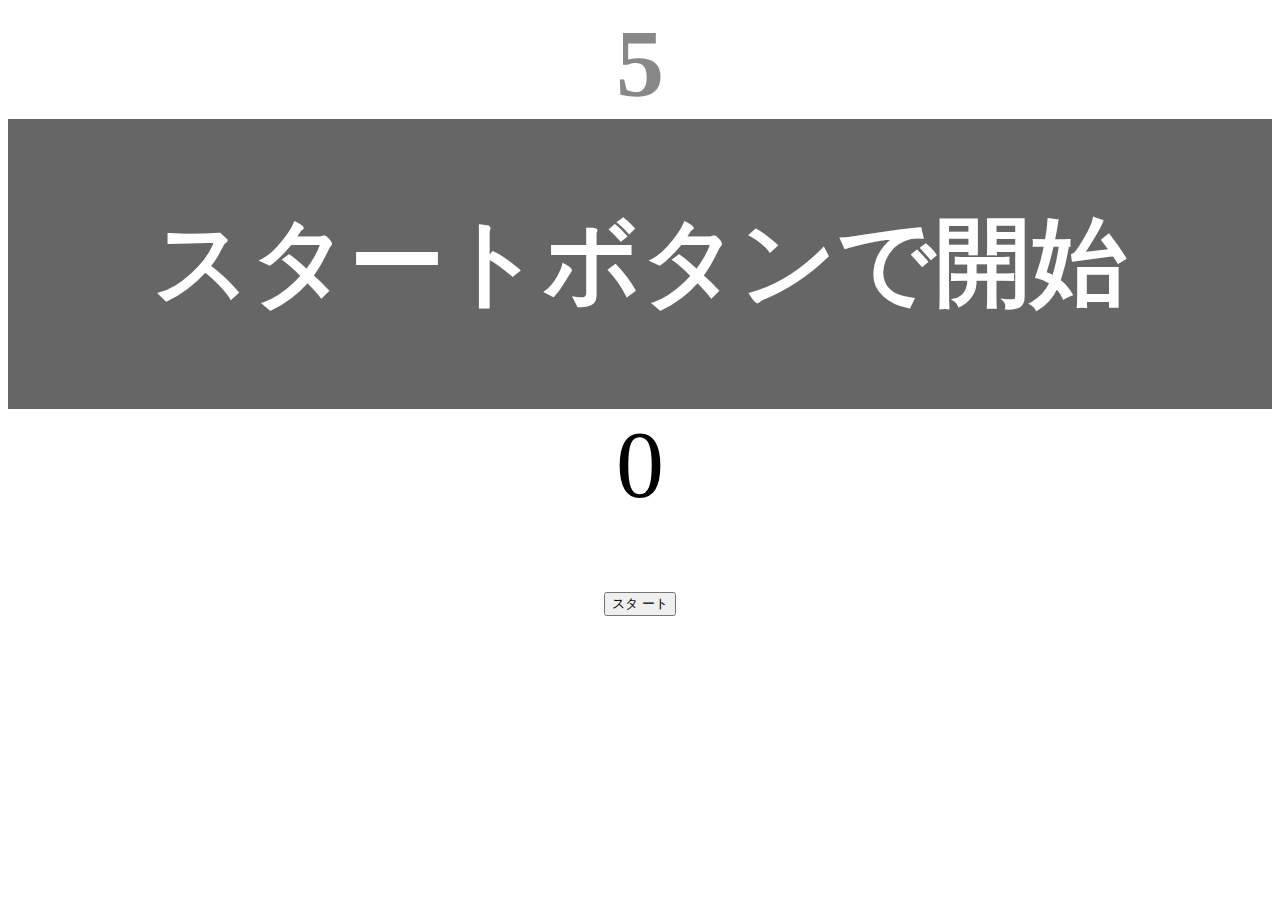
<file: kadai_002/index.html>
<!DOCTYPE html>
<html lang="ja">
<head>
  <meta charset="UTF-8">
  <meta name="description" content="[javascript応用編] 簡易的なタイピングゲームです">
  <meta name="viewport" content="width=device-width, initial-scale=1.0">
  <link rel="stylesheet" href="style.css">
  <title>Document</title>
</head>
<body>
  <p id="count" class="count">5</p>
  <div id="wrap" class="wrap">
        <span id="typed" class="typed"></span><span id="untyped"></span>
      
  </div>
  <p id="counter">0</p>
  <button id="start">スタ ート</button>
  <p id="Alltype"></p>
  <script type="text/javascript" src="main.js"></script> 
</body>
</html>
</file>
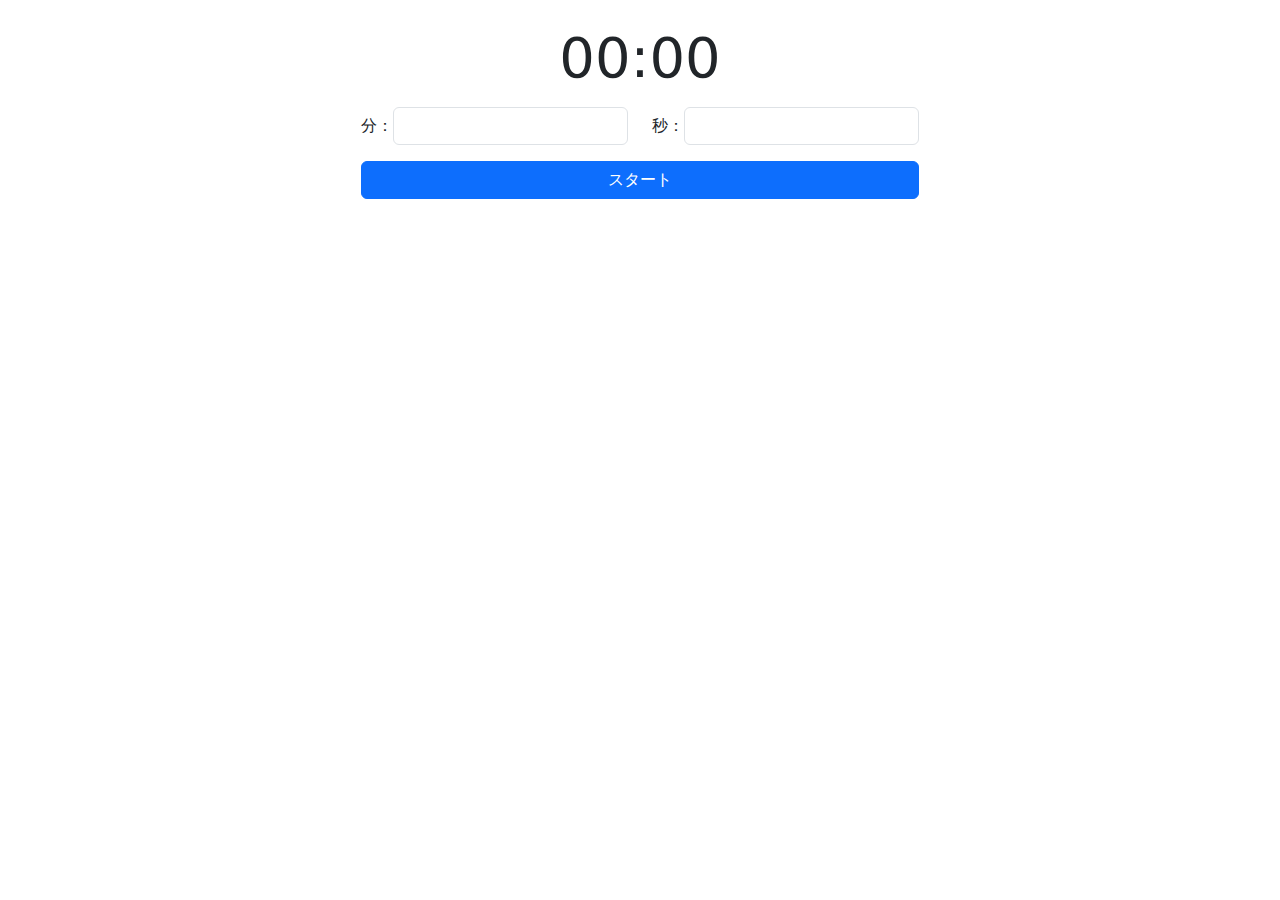
<file: kadai_debug_javascript/index.html>
<!DOCTYPE html>
<html lang="ja">

<head>
    <meta charset="UTF-8">
    <meta name="viewport" content="width=device-width, initial-scale=1.0">
    <title>タイマーアプリ</title>
    <link rel="stylesheet" href="https://cdn.jsdelivr.net/npm/bootstrap@5.3.0/dist/css/bootstrap.min.css">
    <style>
        .hidden {
            display: none;
        }
    </style>
</head>

<body class="container my-4 d-flex justify-content-center">
    <div class="text-center col-12 col-md-6">

        <!-- タイマー表示部分 -->
        <div>
            <span id="timer" class="display-4">00:00</span>
        </div>

        <!-- 入力フォーム -->
        <div id="inputForm" class="mt-3 hidden">
            <div class="row justify-content-center">
                <div class="col-6 d-flex align-items-center">
                    分：<input type="number" id="minutes" class="form-control" oninput="updateTimer()" min="0">
                </div>
                <div class="col-6 d-flex align-items-center">
                    秒：<input type="number" id="seconds" class="form-control" oninput="updateTimer()" min="0">
                </div>
            </div>
            <!-- エラーメッセージ -->
            <span id="errors" class="hidden text-danger"></span>
        </div>

        <!-- ボタン -->
        <div class="mt-3">
            <button id="start" class="btn btn-primary mb-3 hidden w-100" onclick="startCountdown();">スタート</button>
            <div class="row justify-content-center">
                <div class="col-6">
                    <button id="pause" class="btn btn-info mb-3 hidden w-100" onclick="pauseCountdown();">一時停止</button>
                    <button id="resume" class="btn btn-info mb-3 hidden w-100" onclick="resumeCountdown();">再開</button>
                </div>
                <div class="col-6">
                    <button id="reset" class="btn btn-info mb-3 hidden w-100" onclick="resetCountdown()">リセット</i></button>
                </div>
            </div>
            <button id="setTime" class="btn btn-secondary mb-3 hidden w-100" onclick="setTimeMode()">設定</button>
            <button id="alertStop" class="btn btn-danger mt-5 hidden w-100 btn-lg rounded-pill" onclick="stopAlert()">アラート停止</button>
            
        </div>
    </div>

    <script>
        let countdownInterval;
        let alertInterval;
        let isPaused;

        // 入力フォームの値をタイマーに表示する関数
        function updateTimer() {
            let minutes = document.getElementById('minutes').value || 0;
            let seconds = document.getElementById('seconds').value || 0;

            // 入力フォームの値をチェック
            if (minutes < 0 || seconds < 0) {
                document.getElementById('errors').innerText = "マイナスは入力できません";
                document.getElementById('errors').classList.remove('hidden');
                return;
            }

            document.getElementById('errors').classList.add('hidden');
            document.getElementById('timer').innerText = `${String(minutes).padStart(2, '0')}:${String(seconds).padStart(2, '0')}`;
        }

        // カウントダウンを開始する関数
        function startCountdown() {
            let minutes = document.getElementById('minutes').value || 0;
            let seconds = document.getElementById('seconds').value || 0;
            let timeLeft = (minutes * 60) + parseInt(seconds);
            setMode("progress");
            countdownInterval = setInterval(() => {
                if(!isPaused) {
                    timeLeft--;
                    if(timeLeft < 0) {
                        clearInterval(countdownInterval);
                        startAlert();
                    } else {
                        let m = Math.floor(timeLeft / 60);
                        let s = timeLeft % 60;
                        document.getElementById('timer').innerText = `${String(m).padStart(2, '0')}:${String(s).padStart(2, '0')}`;
                    }
                }
            }, 1000);
        }

        // カウントダウンを一時停止する関数
        function pauseCountdown() {
            isPaused = true;
            setMode("paused");
        }

        // カウントダウンを再開する関数
        function resumeCountdown() {
            isPaused = false;
            setMode("progress");
            
        }

        // カウントダウンをリセットする関数
        function resetCountdown() {
            clearInterval(countdownInterval);
            updateTimer();
            isPaused = false;
            setMode("restart");
        }

        // 時間設定モードに変更する関数
        function setTimeMode() {
            clearInterval(countdownInterval);
            setMode("setting");
        }

        // アラートを開始する関数
        
        
        function startAlert() {
             alertInterval = setInterval(() => {
                document.body.style.backgroundColor = document.body.style.backgroundColor === 'red' ? 'white' : 'red';
            }, 1000);
            document.getElementById('alertStop').classList.remove('hidden')
            
        }

        // アラートを停止する関数
        
        function stopAlert() {
            clearInterval(alertInterval);
            document.body.style.backgroundColor = 'white';
            document.getElementById('alertStop').classList.add('hidden')
            
        }
        

        // HTML要素の表示を制御する関数
        function setMode(mode) {
            const modes = {
                setting: ["start", "inputForm"],
                progress: ["pause", "reset", "setTime"],
                paused: ["resume", "reset", "setTime"],
                restart: ["start", "setTime"],
            };

            // すべてのボタンと入力フォームを非表示にする
            const elements = document.querySelectorAll('#inputForm, #start, #pause, #resume, #reset, #setTime');
            elements.forEach(elem => elem.classList.add('hidden'));

            // 指定されたモードの要素だけを表示する
            const ids = modes[mode];
            ids.forEach(id => document.getElementById(id).classList.remove('hidden'));
        }

        // 初期状態をセット
        setMode("setting");
    </script>
</body>
</html>
</file>
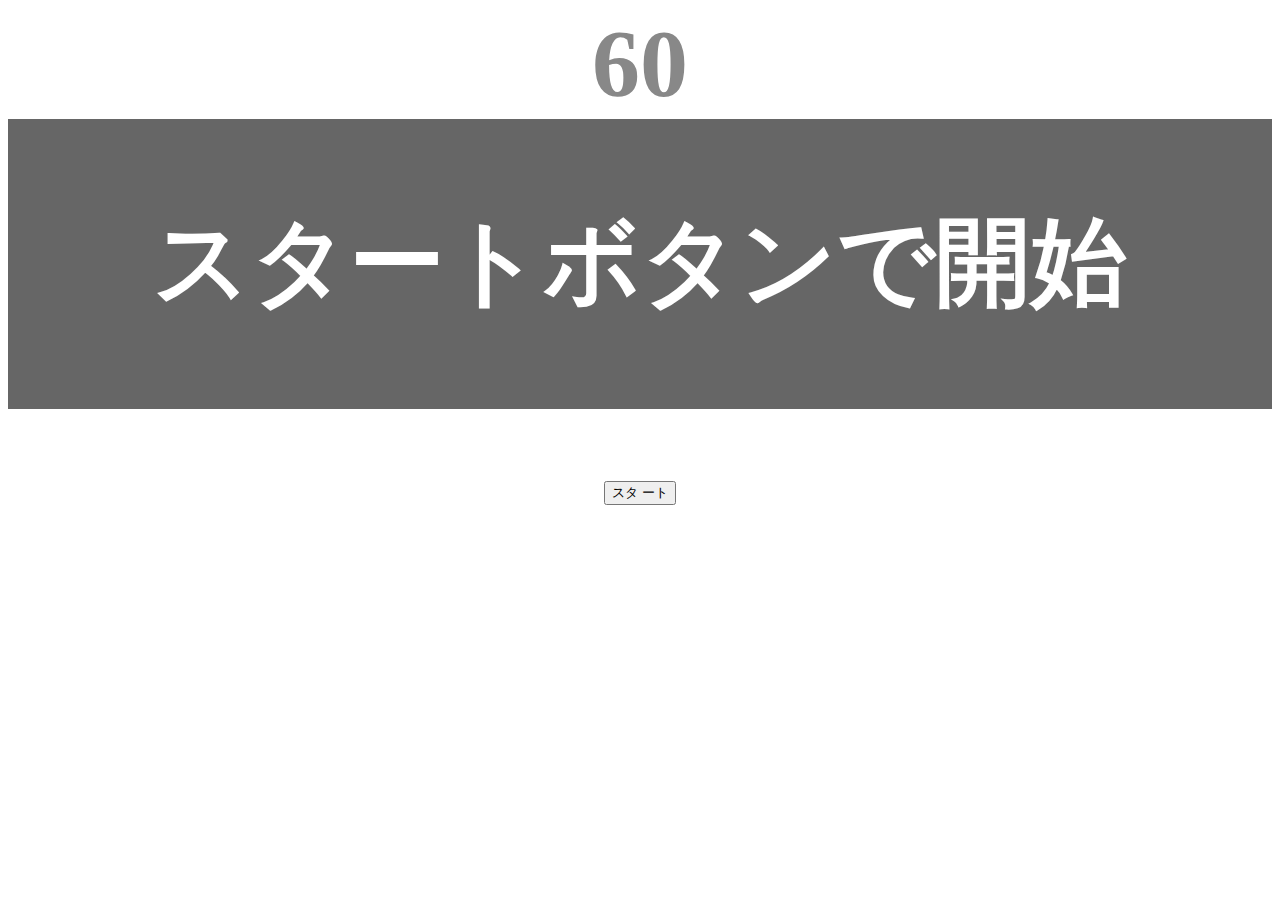
<file: kadai_tutorial_output/index.html>
<!DOCTYPE html>
<html lang="ja">
<head>
  <meta charset="UTF-8">
  <meta name="description" content="[javascript応用編] 簡易的なタイピングゲームです">
  <meta name="viewport" content="width=device-width, initial-scale=1.0">
  <link rel="stylesheet" href="style.css">
  <title>Document</title>
</head>
<body>
  <p id="count" class="count">60</p>
  <div id="wrap" class="wrap">
        <span id="typed" class="typed"></span><span id="untyped"></span>
  </div>
  <button id="start">スタ ート</button>
  <script type="text/javascript" src="main.js"></script> 
</body>
</html>
</file>
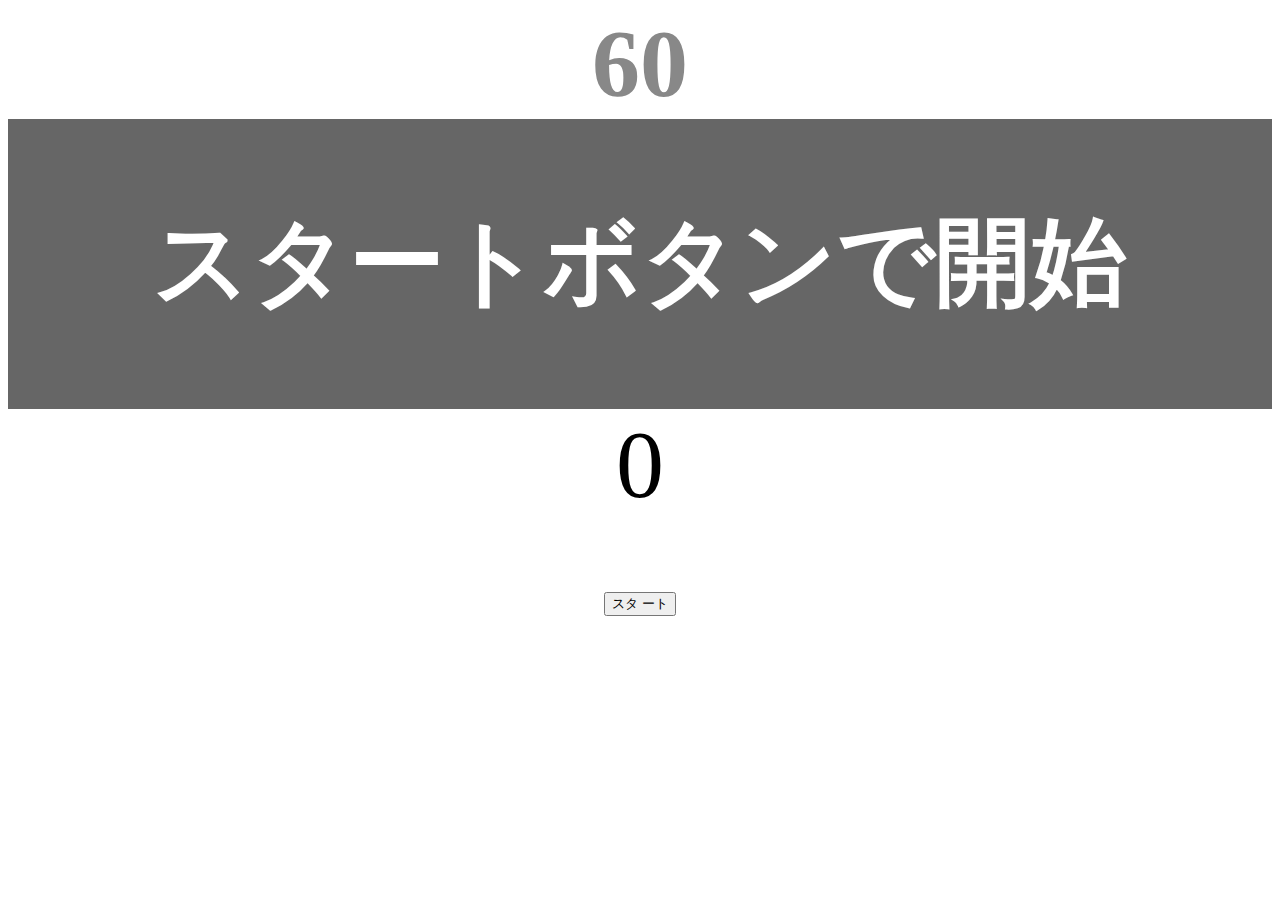
<file: kadai_001/kadai_tutorial_output/index.html>
<!DOCTYPE html>
<html lang="ja">
<head>
  <meta charset="UTF-8">
  <meta name="description" content="[javascript応用編] 簡易的なタイピングゲームです">
  <meta name="viewport" content="width=device-width, initial-scale=1.0">
  <link rel="stylesheet" href="style.css">
  <title>Document</title>
</head>
<body>
  <p id="count" class="count">60</p>
  <div id="wrap" class="wrap">
        <span id="typed" class="typed"></span><span id="untyped"></span>
  </div>
  <p id="counter">0</p>
  <button id="start">スタ ート</button>
  <p id="Alltype"></p>
  <script type="text/javascript" src="main.js"></script> 
</body>
</html>
</file>
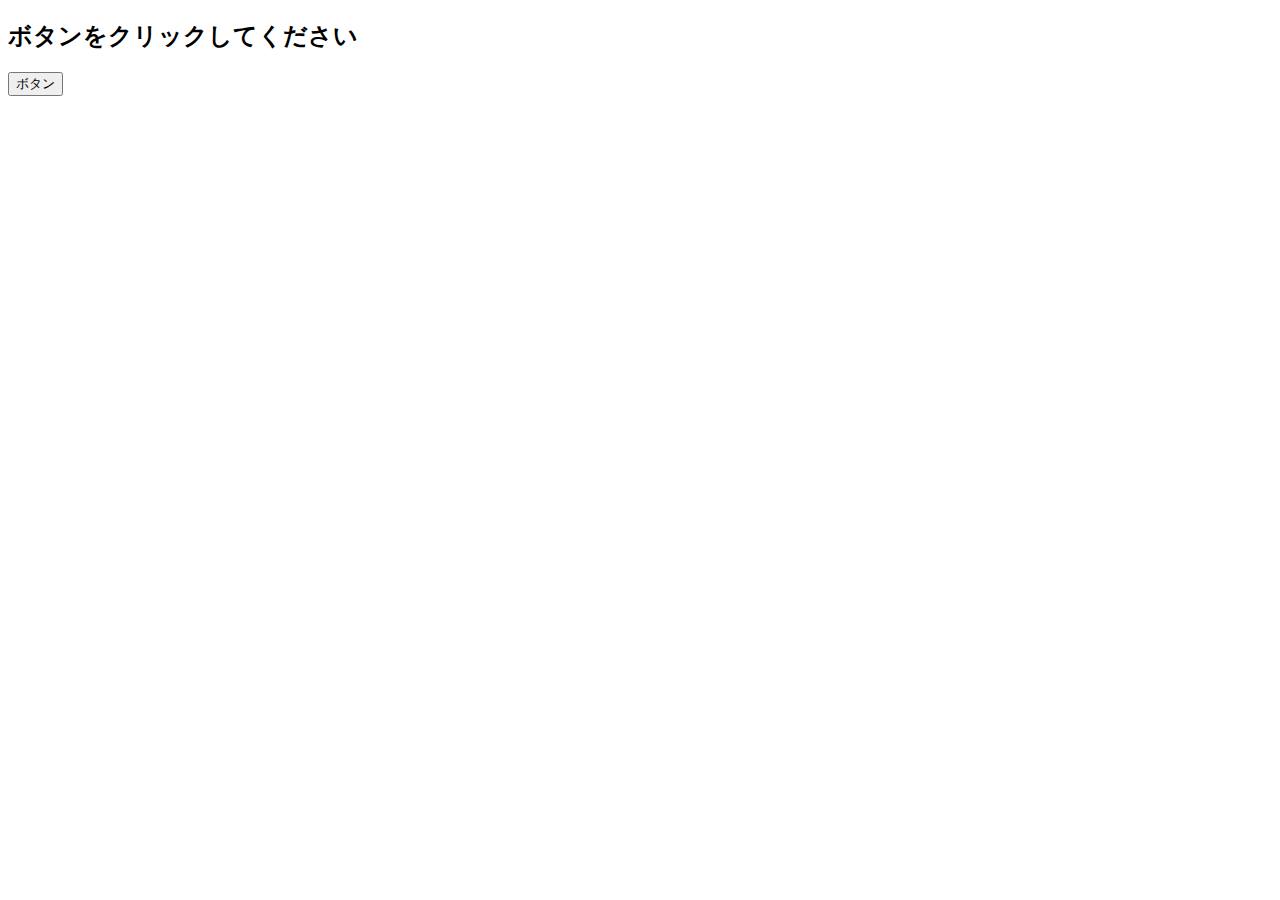
<file: kadai_20/event.html>
<!DOCTYPE html>
<html lang="ja">
<head>
  <title>JavaScriptの基礎を学ぼう_20章課題</title>                                 
  <meta charset="UTF-8">
</head>
<body>
    <h2 id="text">ボタンをクリックしてください</h2>
    <button id="btn">ボタン</button>
    <script src="event.js"></script>
</body>
</html>
</file>
<file: kadai_002/style.css>
@charset "utf-8";

body {
  font-size: 6em;
  text-align: center;
}

.count {
  font-weight: bold;
  margin: 0;
  color: #888;
}

.wrap {
  margin-top: 20;
  padding: 80px 40px;
  background-color: #666;
  font-weight: bold;
  color: #fff;
}

.typed {
  color: lightgreen;
}

.mistyped {
  background-color: red;
}

#counter{
  margin: 0;
  padding: 0;
}
</file>
<file: kadai_tutorial_output/style.css>
@charset "utf-8";

body {
  font-size: 6em;
  text-align: center;
}

.count {
  font-weight: bold;
  margin: 0;
  color: #888;
}

.wrap {
  margin-top: 20;
  padding: 80px 40px;
  background-color: #666;
  font-weight: bold;
  color: #fff;
}

.typed {
  color: lightgreen;
}

.mistyped {
  background-color: red;
}
</file>
<file: kadai_001/kadai_tutorial_output/style.css>
@charset "utf-8";

body {
  font-size: 6em;
  text-align: center;
}

.count {
  font-weight: bold;
  margin: 0;
  color: #888;
}

.wrap {
  margin-top: 20;
  padding: 80px 40px;
  background-color: #666;
  font-weight: bold;
  color: #fff;
}

.typed {
  color: lightgreen;
}

.mistyped {
  background-color: red;
}

#counter{
  margin: 0;
  padding: 0;
}
</file>
